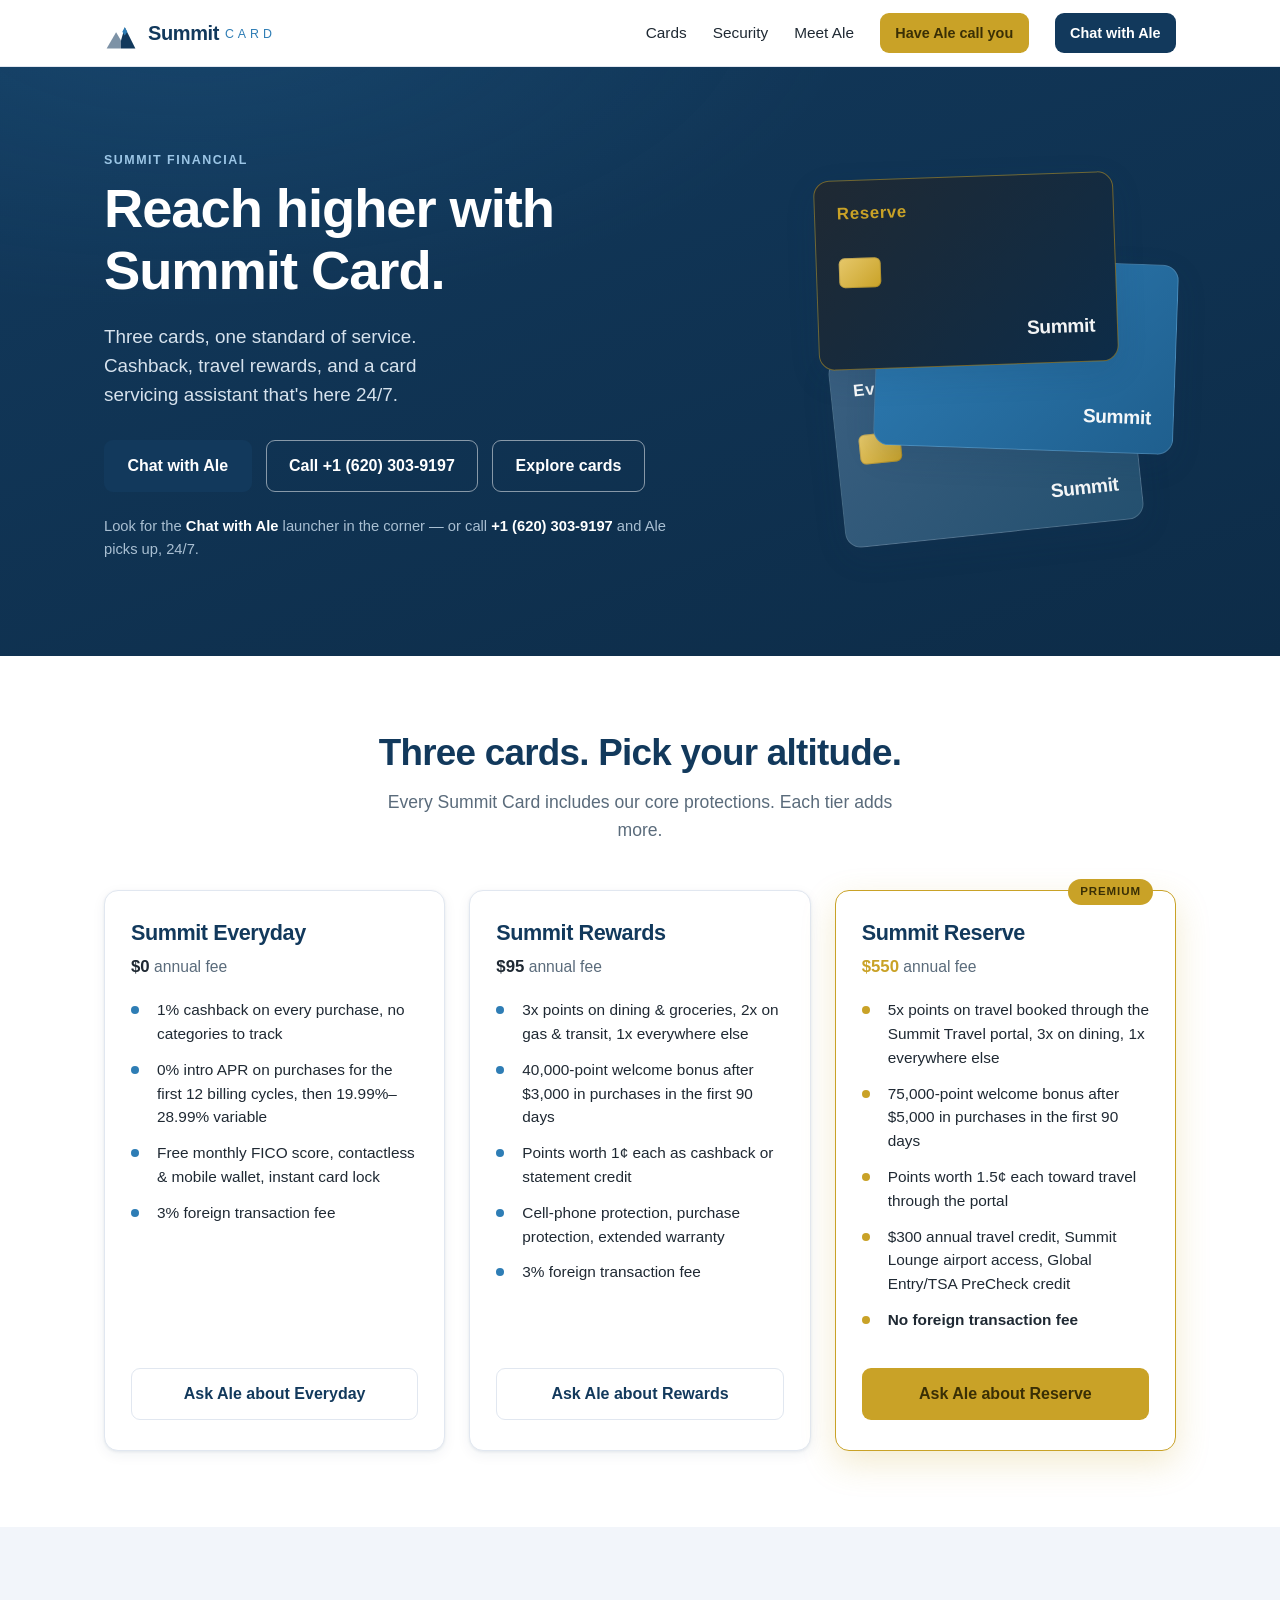
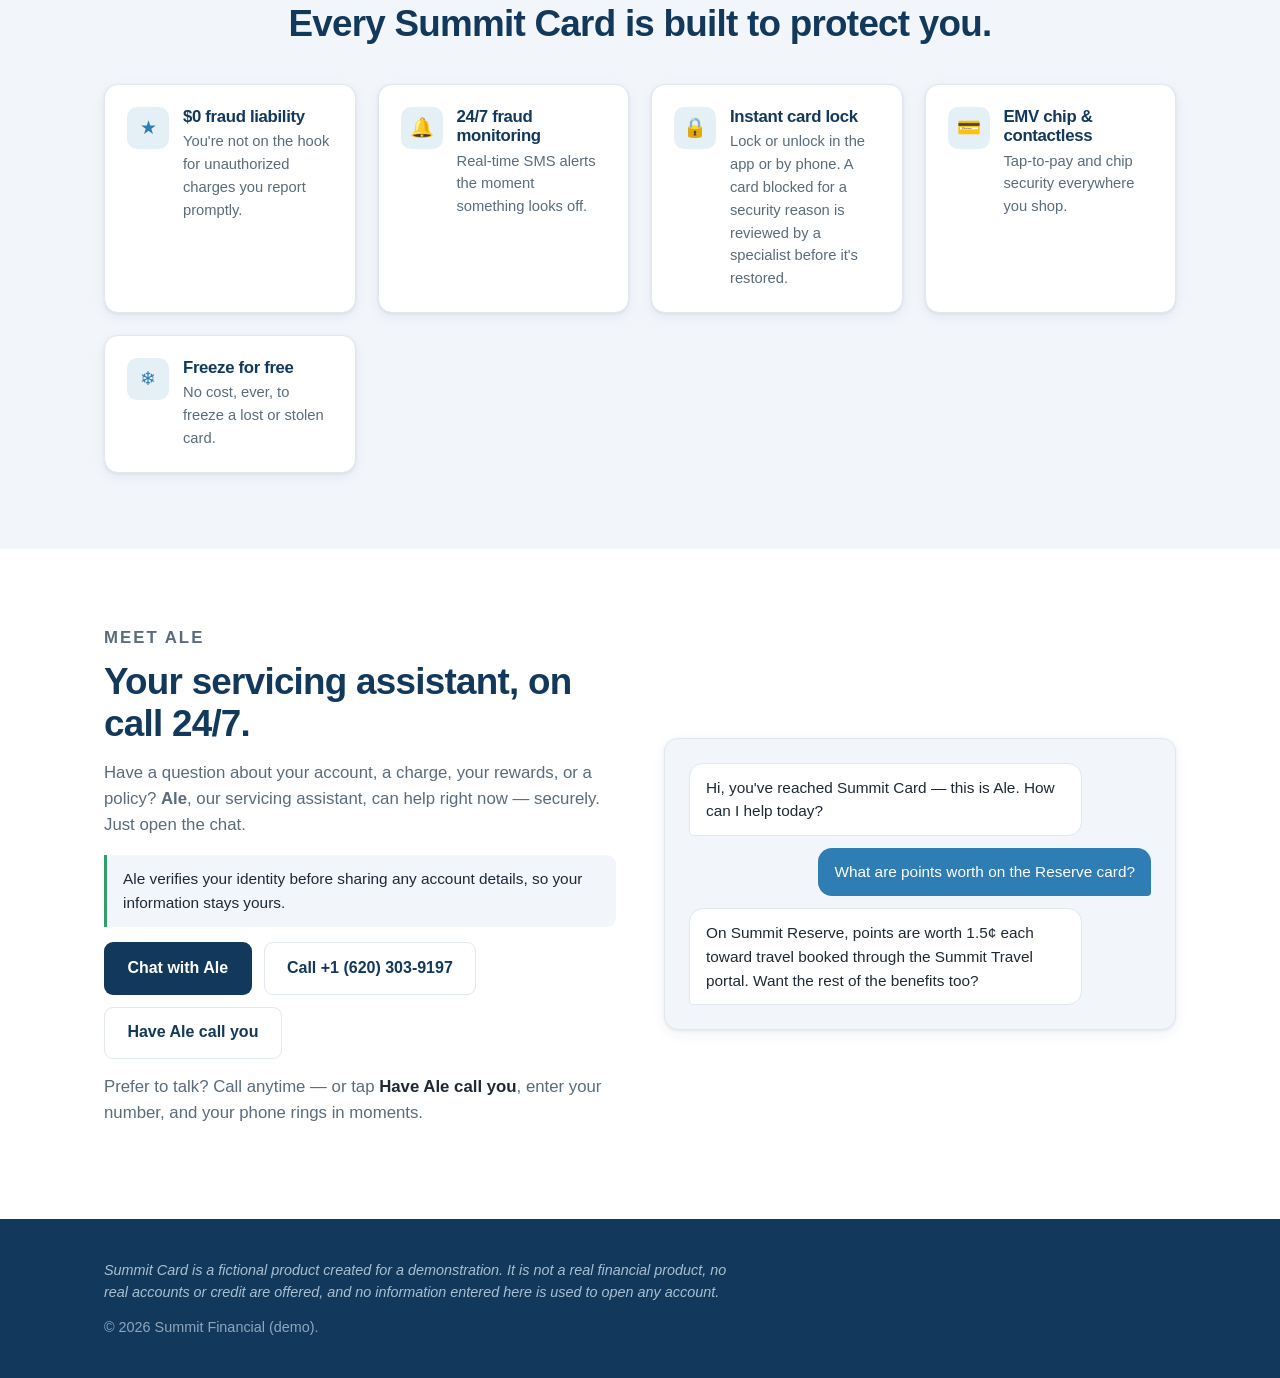
<file: index.html>
<!DOCTYPE html>
<html lang="en">
<head>
  <meta charset="UTF-8" />
  <meta name="viewport" content="width=device-width, initial-scale=1.0" />
  <title>Summit Card — Reach higher</title>
  <meta name="description" content="Summit Card: three cards, one standard of service. Cashback, travel rewards, and Ale, a card-servicing assistant that's here 24/7." />
  <link rel="preconnect" href="https://demo003.app.demo.wonderful.ai" />
  <!-- Inline mountain-mark favicon (no extra asset request) -->
  <link rel="icon" href="data:image/svg+xml,%3Csvg xmlns='http://www.w3.org/2000/svg' viewBox='0 0 168 180'%3E%3Cpath d='M84 172 L8 172 L58 86 L84 130 Z' fill='%2312395C' opacity='0.55'/%3E%3Cpath d='M84 172 L160 172 L104 60 L84 130 Z' fill='%2312395C'/%3E%3Cpath d='M104 60 L91 84 L104 103 L117 84 Z' fill='%232E7DB5'/%3E%3C/svg%3E" />
  <link rel="stylesheet" href="styles.css" />
</head>
<body>
  <!-- ============================== NAV ============================== -->
  <header class="nav">
    <div class="wrap nav__inner">
      <a class="brand" href="#top" aria-label="Summit Card home">
        <!-- Inline navy version of the mark (the PNG in /assets is the white version for the chat header). -->
        <svg class="brand__mark" width="34" height="34" viewBox="0 0 168 180" fill="none" aria-hidden="true">
          <path d="M84 172 L8 172 L58 86 L84 130 Z" fill="#12395C" opacity="0.55"/>
          <path d="M84 172 L160 172 L104 60 L84 130 Z" fill="#12395C"/>
          <path d="M104 60 L91 84 L104 103 L117 84 Z" fill="#2E7DB5"/>
        </svg>
        <span class="brand__name">Summit<span class="brand__sub">CARD</span></span>
      </a>
      <nav class="nav__links" aria-label="Primary">
        <a href="#products">Cards</a>
        <a href="#security">Security</a>
        <a href="#ale">Meet Ale</a>
        <button class="btn btn--gold btn--sm js-request-callback" type="button">Have Ale call you</button>
        <button class="btn btn--primary btn--sm js-open-chat" type="button">Chat with Ale</button>
      </nav>
    </div>
  </header>

  <main id="top">
    <!-- ============================== HERO ============================== -->
    <section class="hero">
      <div class="wrap hero__inner">
        <div class="hero__copy">
          <p class="eyebrow">Summit Financial</p>
          <h1>Reach higher with Summit Card.</h1>
          <p class="hero__sub">
            Three cards, one standard of service. Cashback, travel rewards, and a card servicing
            assistant that's here 24/7.
          </p>
          <div class="hero__cta">
            <button class="btn btn--primary js-open-chat" type="button">Chat with Ale</button>
            <a class="btn btn--ghost" href="tel:+16203039197">Call&nbsp;+1&nbsp;(620)&nbsp;303&#8209;9197</a>
            <a class="btn btn--ghost" href="#products">Explore cards</a>
          </div>
          <p class="hero__hint">
            Look for the <strong>Chat with Ale</strong> launcher in the corner — or call
            <a class="hero__tel" href="tel:+16203039197"><strong>+1 (620) 303&#8209;9197</strong></a> and Ale picks up, 24/7.
          </p>
        </div>

        <!-- Decorative stacked "cards" (pure CSS, no images) -->
        <div class="hero__cards" aria-hidden="true">
          <div class="ccard ccard--reserve">
            <span class="ccard__tier">Reserve</span>
            <span class="ccard__chip"></span>
            <span class="ccard__brand">Summit</span>
          </div>
          <div class="ccard ccard--rewards">
            <span class="ccard__tier">Rewards</span>
            <span class="ccard__chip"></span>
            <span class="ccard__brand">Summit</span>
          </div>
          <div class="ccard ccard--everyday">
            <span class="ccard__tier">Everyday</span>
            <span class="ccard__chip"></span>
            <span class="ccard__brand">Summit</span>
          </div>
        </div>
      </div>
    </section>

    <!-- ============================== PRODUCTS ============================== -->
    <section id="products" class="section">
      <div class="wrap">
        <h2 class="section__title">Three cards. Pick your altitude.</h2>
        <p class="section__lead">Every Summit Card includes our core protections. Each tier adds more.</p>

        <div class="tiers">
          <!-- Everyday -->
          <article class="tier">
            <header class="tier__head">
              <h3 class="tier__name">Summit Everyday</h3>
              <p class="tier__fee"><span class="tier__fee-amt">$0</span> annual fee</p>
            </header>
            <ul class="tier__list">
              <li>1% cashback on every purchase, no categories to track</li>
              <li>0% intro APR on purchases for the first 12 billing cycles, then 19.99%&ndash;28.99% variable</li>
              <li>Free monthly FICO score, contactless &amp; mobile wallet, instant card lock</li>
              <li>3% foreign transaction fee</li>
            </ul>
            <button class="btn btn--outline js-open-chat" type="button">Ask Ale about Everyday</button>
          </article>

          <!-- Rewards -->
          <article class="tier">
            <header class="tier__head">
              <h3 class="tier__name">Summit Rewards</h3>
              <p class="tier__fee"><span class="tier__fee-amt">$95</span> annual fee</p>
            </header>
            <ul class="tier__list">
              <li>3x points on dining &amp; groceries, 2x on gas &amp; transit, 1x everywhere else</li>
              <li>40,000-point welcome bonus after $3,000 in purchases in the first 90 days</li>
              <li>Points worth 1&cent; each as cashback or statement credit</li>
              <li>Cell-phone protection, purchase protection, extended warranty</li>
              <li>3% foreign transaction fee</li>
            </ul>
            <button class="btn btn--outline js-open-chat" type="button">Ask Ale about Rewards</button>
          </article>

          <!-- Reserve (premium) -->
          <article class="tier tier--premium">
            <span class="tier__flag">Premium</span>
            <header class="tier__head">
              <h3 class="tier__name">Summit Reserve</h3>
              <p class="tier__fee"><span class="tier__fee-amt">$550</span> annual fee</p>
            </header>
            <ul class="tier__list">
              <li>5x points on travel booked through the Summit Travel portal, 3x on dining, 1x everywhere else</li>
              <li>75,000-point welcome bonus after $5,000 in purchases in the first 90 days</li>
              <li>Points worth 1.5&cent; each toward travel through the portal</li>
              <li>$300 annual travel credit, Summit Lounge airport access, Global Entry/TSA PreCheck credit</li>
              <li><strong>No foreign transaction fee</strong></li>
            </ul>
            <button class="btn btn--gold js-open-chat" type="button">Ask Ale about Reserve</button>
          </article>
        </div>
      </div>
    </section>

    <!-- ============================== SECURITY ============================== -->
    <section id="security" class="section section--band">
      <div class="wrap">
        <h2 class="section__title">Every Summit Card is built to protect you.</h2>
        <ul class="protections">
          <li class="protection">
            <span class="protection__icon" aria-hidden="true">&#9733;</span>
            <div><h3>$0 fraud liability</h3><p>You're not on the hook for unauthorized charges you report promptly.</p></div>
          </li>
          <li class="protection">
            <span class="protection__icon" aria-hidden="true">&#128276;</span>
            <div><h3>24/7 fraud monitoring</h3><p>Real-time SMS alerts the moment something looks off.</p></div>
          </li>
          <li class="protection">
            <span class="protection__icon" aria-hidden="true">&#128274;</span>
            <div><h3>Instant card lock</h3><p>Lock or unlock in the app or by phone. A card blocked for a security reason is reviewed by a specialist before it's restored.</p></div>
          </li>
          <li class="protection">
            <span class="protection__icon" aria-hidden="true">&#128179;</span>
            <div><h3>EMV chip &amp; contactless</h3><p>Tap-to-pay and chip security everywhere you shop.</p></div>
          </li>
          <li class="protection">
            <span class="protection__icon" aria-hidden="true">&#10052;</span>
            <div><h3>Freeze for free</h3><p>No cost, ever, to freeze a lost or stolen card.</p></div>
          </li>
        </ul>
      </div>
    </section>

    <!-- ============================== MEET ALE ============================== -->
    <section id="ale" class="section">
      <div class="wrap ale">
        <div class="ale__copy">
          <p class="eyebrow">Meet Ale</p>
          <h2 class="section__title section__title--left">Your servicing assistant, on call 24/7.</h2>
          <p>
            Have a question about your account, a charge, your rewards, or a policy? <strong>Ale</strong>,
            our servicing assistant, can help right now &mdash; securely. Just open the chat.
          </p>
          <p class="ale__note">
            Ale verifies your identity before sharing any account details, so your information stays yours.
          </p>
          <div class="ale__reach">
            <button class="btn btn--primary js-open-chat" type="button">Chat with Ale</button>
            <a class="btn btn--outline" href="tel:+16203039197">Call +1 (620) 303&#8209;9197</a>
            <button class="btn btn--outline js-request-callback" type="button">Have Ale call you</button>
          </div>
          <p class="ale__reach-note">
            Prefer to talk? Call anytime — or tap <strong>Have Ale call you</strong>, enter your number,
            and your phone rings in moments.
          </p>
        </div>
        <div class="ale__panel" aria-hidden="true">
          <div class="ale__bubble ale__bubble--agent">Hi, you've reached Summit Card &mdash; this is Ale. How can I help today?</div>
          <div class="ale__bubble ale__bubble--user">What are points worth on the Reserve card?</div>
          <div class="ale__bubble ale__bubble--agent">On Summit Reserve, points are worth 1.5&cent; each toward travel booked through the Summit Travel portal. Want the rest of the benefits too?</div>
        </div>
      </div>
    </section>
  </main>

  <!-- ============================== FOOTER ============================== -->
  <footer class="footer">
    <div class="wrap footer__inner">
      <p class="footer__disclaimer">
        Summit Card is a fictional product created for a demonstration. It is not a real financial product,
        no real accounts or credit are offered, and no information entered here is used to open any account.
      </p>
      <p class="footer__copy">&copy; 2026 Summit Financial (demo).</p>
    </div>
  </footer>

  <!-- ============================== CALLBACK FORM MODAL ============================== -->
  <div class="cbmodal" id="cbmodal" hidden>
    <div class="cbmodal__backdrop" data-cb-close></div>
    <div class="cbmodal__card" role="dialog" aria-modal="true" aria-labelledby="cbmodal-title">
      <button class="cbmodal__x" type="button" data-cb-close aria-label="Close">&times;</button>
      <h3 id="cbmodal-title">Have Ale call you</h3>
      <p class="cbmodal__sub">Enter your number and Ale calls you right away — from
        <strong>+1&nbsp;(620)&nbsp;303&#8209;9197</strong>.</p>
      <form id="cbform" novalidate>
        <div class="cbmodal__row">
          <label class="cbmodal__field cbmodal__field--cc">
            <span>Country</span>
            <select id="cb-cc">
              <!-- +972 first & preselected: the demo phone is Israeli, and the number placeholder is
                   Israeli-format — defaulting to +1 paired those misleadingly. -->
              <option value="+972" selected>+972 (IL)</option>
              <option value="+1">+1 (US/CA)</option>
              <option value="+44">+44 (UK)</option>
              <option value="+49">+49 (DE)</option>
              <option value="+33">+33 (FR)</option>
              <option value="+34">+34 (ES)</option>
              <option value="+39">+39 (IT)</option>
              <option value="+61">+61 (AU)</option>
              <option value="other">Other…</option>
            </select>
          </label>
          <label class="cbmodal__field cbmodal__field--cc-other" id="cb-cc-other-wrap" hidden>
            <span>Code</span>
            <input id="cb-cc-other" type="text" inputmode="numeric" placeholder="+31" maxlength="5" />
          </label>
          <label class="cbmodal__field cbmodal__field--num">
            <span>Phone number</span>
            <input id="cb-num" type="tel" inputmode="numeric" placeholder="53 394 6449" autocomplete="tel-national" />
          </label>
        </div>
        <p class="cbmodal__hint">With or without the leading 0 — 0533946449 and 533946449 both work.
          Demo note: this places a real call.</p>
        <p class="cbmodal__err" id="cb-err" hidden></p>
        <button class="btn btn--primary cbmodal__go" type="submit">&#128222; Call me now</button>
      </form>
      <p class="cbmodal__done" id="cb-done" hidden>
        &#9989; <strong>Ale is dialing you now.</strong> Your phone should ring within a few
        moments.
      </p>
    </div>
  </div>

  <!-- ============================== ALE CHAT EMBED (BRIEF §2) ============================== -->
  <script>
  (() => {
    const s = document.createElement('script');
    s.src = 'https://demo003.app.demo.wonderful.ai/embed/wonderful-chat.js';
    s.onload = () => {
      const chat = new window.WonderfulChat({
        environment: "demo003.api.demo.wonderful.ai",
        agentId: "c86dd6b2-5302-4f20-9906-bf118a494d93",

        // Core settings
        agentName: 'Ale',
        buttonText: 'Chat with Ale',
        placeholderText: 'Ask about your card, rewards, or a policy…',
        isRTL: false,

        // Main theme colors (Summit palette — see BRIEF §3)
        primaryColor: '#12395C',
        accentColor:  '#2E7DB5',
        textColor:    '#1F2933',

        // Chat header
        headerBgColor:   '#12395C',
        headerTextColor: '#FFFFFF',

        // Message bubbles
        userBubbleColor: '#2E7DB5',
        userTextColor:   '#FFFFFF',
        agentBubbleColor:'#FFFFFF',
        agentTextColor:  '#1F2933',

        // Backgrounds
        windowBgColor:   '#FFFFFF',
        messagesBgColor: '#F2F5FA',
        inputBgColor:    '#F2F5FA',

        // Status indicators
        statusColor: '#2E9E6B',
        errorColor:  '#D64545',

        // Summit brand mark (white-on-transparent, reads on the navy header)
        logoUrl: '/assets/summit-logo.png'

        // No `metadata`: this is a public page with no known customer, and Ale runs its own
        // identity gate in-conversation. Passing fake PII would be misleading.
      });

      // Wire the on-page "Chat with Ale" buttons to open the widget. The widget's own corner
      // launcher (.wonderful-chat-button) works regardless; this just lets the hero/nav/tier CTAs
      // open it too. The embed instance exposes openChat()/toggleChat() with an isOpen flag
      // (confirmed against wonderful-chat.js); we use those and fall back to clicking the launcher.
      window.__summitOpenChat = () => {
        try {
          if (chat && !chat.isOpen && typeof chat.openChat === 'function') return chat.openChat();
          if (chat && chat.isOpen) return; // already open — leave it
          if (chat && typeof chat.toggleChat === 'function') return chat.toggleChat();
        } catch (e) { /* fall through to launcher click */ }
        const launcher = document.querySelector('.wonderful-chat-button');
        if (launcher) launcher.click();
      };

      // Callback form fallback path: sends the canonical message through the visible chat widget.
      // Only used if the headless socket below can't be opened — it necessarily pops the chat open,
      // which is exactly what the primary path avoids.
      window.__summitSendCallbackMsg = (msg) => {
        window.__summitOpenChat();
        const attempt = (left) => {
          try {
            const field = chat && chat.ui && chat.ui.inputField;
            if (field && chat.wsManager && chat.wsManager.isConnected() &&
                typeof chat.sendMessage === 'function') {
              field.value = msg;
              chat.sendMessage();
              return;
            }
            if (field && left <= 0) { field.value = msg; return; } // prefill fallback
          } catch (e) { /* keep retrying */ }
          if (left > 0) setTimeout(() => attempt(left - 1), 400);
        };
        attempt(15); // ~6s of patience for the socket
      };
    };
    document.head.appendChild(s);
  })();

  // ---- Callback form modal ----
  const cbModal = document.getElementById('cbmodal');
  const cbErr = document.getElementById('cb-err');
  const cbDone = document.getElementById('cb-done');
  const cbForm = document.getElementById('cbform');
  const ccSel = document.getElementById('cb-cc');
  const ccOtherWrap = document.getElementById('cb-cc-other-wrap');

  // Headless callback: deliver the canonical message over a short-lived DIRECT socket to Ale (the
  // same embedded-chat protocol the widget speaks; this page is an authorized origin on demo003),
  // so the visible chat never opens for a phone callback. Falls back to the widget path
  // (__summitSendCallbackMsg, which necessarily pops the chat) only if a socket can't be created.
  const CB_WS_URL = 'wss://demo003.api.demo.wonderful.ai/embedded/agents/c86dd6b2-5302-4f20-9906-bf118a494d93/chat';
  function cbPlaceHeadless(msg) {
    let ws;
    try { ws = new WebSocket(CB_WS_URL); } catch (e) { window.__summitSendCallbackMsg(msg); return; }
    let sessionId = null, sent = false;
    ws.onopen = () => ws.send(JSON.stringify({ id: 1, metadata: {} }));
    ws.onmessage = (ev) => {
      let e; try { e = JSON.parse(ev.data); } catch { return; }
      if (e.session_id && !sessionId) sessionId = e.session_id;
      if (!sent && sessionId) { // greeting is arriving -> session live; send our single turn
        sent = true;
        ws.send(JSON.stringify({
          event_id: 'cb-' + Date.now(),
          session_id: sessionId,
          speaker: 'customer',
          data: { type: 'text', text: msg },
        }));
      }
    };
    ws.onerror = () => {
      if (!sent) { sent = true; try { ws.close(); } catch (e) {} window.__summitSendCallbackMsg(msg); }
    };
    // Leave the socket up long enough for Ale to run request-callback on our turn, then hang up.
    setTimeout(() => { try { ws.close(); } catch (e) {} }, 25000);
  }

  const cbOpen = () => { cbModal.hidden = false; cbErr.hidden = true; cbDone.hidden = true; cbForm.hidden = false; document.getElementById('cb-num').focus(); };
  const cbClose = () => { cbModal.hidden = true; };
  const cbFail = (m) => { cbErr.textContent = m; cbErr.hidden = false; };

  ccSel.addEventListener('change', () => { ccOtherWrap.hidden = ccSel.value !== 'other'; });
  document.addEventListener('keydown', (e) => { if (e.key === 'Escape' && !cbModal.hidden) cbClose(); });

  cbForm.addEventListener('submit', (e) => {
    e.preventDefault();
    cbErr.hidden = true;
    let cc = ccSel.value === 'other' ? document.getElementById('cb-cc-other').value.trim() : ccSel.value;
    cc = '+' + cc.replace(/\D/g, '');
    if (cc.length < 2 || cc.length > 5) return cbFail('Please enter a valid country code, like +31.');
    let num = document.getElementById('cb-num').value.replace(/\D/g, '');
    num = num.replace(/^0+/, ''); // national prefix drops when dialing internationally
    if (!num) return cbFail('Please enter your phone number.');
    const full = cc + num;
    const digits = full.slice(1);
    if (digits.length < 8 || digits.length > 15) return cbFail('That number looks ' + (digits.length < 8 ? 'too short' : 'too long') + ' — please check it.');
    // Exact phrasing pinned by the chat-callback-form-oneshot eval — change both together.
    cbPlaceHeadless('Please call me at ' + full + '. I confirm this is my correct number - go ahead and place the call now.');
    cbForm.hidden = true;
    cbDone.hidden = false;
    setTimeout(cbClose, 6000);
  });

  // Delegate clicks from the CTA buttons.
  document.addEventListener('click', (e) => {
    if (e.target.closest('[data-cb-close]')) { e.preventDefault(); cbClose(); return; }
    const cb = e.target.closest('.js-request-callback');
    if (cb) { e.preventDefault(); cbOpen(); return; }
    const btn = e.target.closest('.js-open-chat');
    if (!btn) return;
    e.preventDefault();
    if (typeof window.__summitOpenChat === 'function') window.__summitOpenChat();
  });
  </script>
</body>
</html>
</file>
<file: styles.css>
/* ============================================================
   Summit Card — marketing landing page
   Palette + layout. Values mirror BRIEF §3 and the embed config
   so the widget reads as part of the site.
   ============================================================ */

:root {
  --summit-navy: #12395C;
  --summit-blue: #2E7DB5;
  --summit-ink:  #1F2933;
  --summit-mist: #F2F5FA;
  --summit-gold: #C9A227;
  --summit-green:#2E9E6B;
  --summit-red:  #D64545;

  --white: #FFFFFF;
  --line: #E1E7F0;
  --muted: #5A6B7B;

  --radius: 14px;
  --radius-sm: 9px;
  --shadow-sm: 0 1px 3px rgba(18, 57, 92, 0.08), 0 4px 14px rgba(18, 57, 92, 0.06);
  --shadow-md: 0 10px 30px rgba(18, 57, 92, 0.14);
  --wrap: 1120px;

  --font: "Inter", -apple-system, BlinkMacSystemFont, "Segoe UI", Roboto, Helvetica, Arial, sans-serif;
}

* { box-sizing: border-box; }

html { scroll-behavior: smooth; }

body {
  margin: 0;
  font-family: var(--font);
  color: var(--summit-ink);
  background: var(--white);
  line-height: 1.55;
  -webkit-font-smoothing: antialiased;
}

h1, h2, h3 { line-height: 1.15; margin: 0 0 0.4em; letter-spacing: -0.02em; }
p { margin: 0 0 1em; }
a { color: var(--summit-blue); text-decoration: none; }
a:hover { text-decoration: underline; }

.wrap { width: 100%; max-width: var(--wrap); margin: 0 auto; padding: 0 24px; }

.eyebrow {
  text-transform: uppercase;
  letter-spacing: 0.12em;
  font-size: 0.78rem;
  font-weight: 700;
  color: var(--summit-blue);
  margin: 0 0 0.6em;
}

/* ---------------------------- Buttons ---------------------------- */
.btn {
  display: inline-flex;
  align-items: center;
  justify-content: center;
  gap: 0.5em;
  font: inherit;
  font-weight: 600;
  padding: 0.8em 1.4em;
  border-radius: var(--radius-sm);
  border: 1.5px solid transparent;
  cursor: pointer;
  transition: transform 0.06s ease, box-shadow 0.15s ease, background 0.15s ease, color 0.15s ease;
  text-decoration: none;
  white-space: nowrap;
}
.btn:hover { text-decoration: none; }
.btn:active { transform: translateY(1px); }
.btn--sm { padding: 0.55em 1em; font-size: 0.9rem; }

.btn--primary { background: var(--summit-navy); color: var(--white); }
.btn--primary:hover { background: #0d2c48; box-shadow: var(--shadow-md); }

.btn--outline { background: transparent; color: var(--summit-navy); border-color: var(--line); }
.btn--outline:hover { border-color: var(--summit-blue); color: var(--summit-blue); }

.btn--gold { background: var(--summit-gold); color: #3a2f05; }
.btn--gold:hover { background: #b8930f; box-shadow: var(--shadow-md); }

.btn--ghost { background: transparent; color: var(--white); border-color: rgba(255,255,255,0.5); }
.btn--ghost:hover { background: rgba(255,255,255,0.12); }

/* ---------------------------- Nav ---------------------------- */
.nav {
  position: sticky;
  top: 0;
  z-index: 50;
  background: rgba(255, 255, 255, 0.92);
  backdrop-filter: saturate(160%) blur(8px);
  border-bottom: 1px solid var(--line);
}
.nav__inner { display: flex; align-items: center; justify-content: space-between; height: 66px; }
.brand { display: inline-flex; align-items: center; gap: 10px; color: var(--summit-navy); }
.brand:hover { text-decoration: none; }
.brand__mark { display: block; }
.brand__name { font-weight: 800; font-size: 1.25rem; letter-spacing: -0.02em; }
.brand__sub {
  font-weight: 500; font-size: 0.62em; letter-spacing: 0.32em;
  margin-left: 6px; color: var(--summit-blue); vertical-align: 2px;
}
.nav__links { display: flex; align-items: center; gap: 26px; }
.nav__links a { color: var(--summit-ink); font-weight: 500; font-size: 0.96rem; }
.nav__links a:hover { color: var(--summit-blue); text-decoration: none; }

/* ---------------------------- Hero ---------------------------- */
.hero {
  background:
    radial-gradient(1100px 500px at 15% -10%, rgba(46,125,181,0.18), transparent 60%),
    linear-gradient(160deg, var(--summit-navy) 0%, #0d2c48 100%);
  color: var(--white);
  padding: 84px 0 96px;
  overflow: hidden;
}
.hero__inner {
  display: grid;
  grid-template-columns: 1.1fr 0.9fr;
  gap: 48px;
  align-items: center;
}
.hero .eyebrow { color: #9CC6E6; }
.hero h1 { font-size: clamp(2.2rem, 4.6vw, 3.4rem); font-weight: 800; margin-bottom: 0.35em; }
.hero__sub { font-size: 1.18rem; color: #D6E2ED; max-width: 34ch; margin-bottom: 1.6em; }
.hero__cta { display: flex; gap: 14px; flex-wrap: wrap; margin-bottom: 1.4em; }
.hero__hint { font-size: 0.92rem; color: #A9BFD2; margin: 0; }
.hero__hint strong { color: var(--white); }

/* Stacked decorative cards */
.hero__cards { position: relative; height: 360px; }
.ccard {
  position: absolute;
  width: 300px;
  height: 190px;
  border-radius: 16px;
  box-shadow: var(--shadow-md);
  padding: 20px 22px;
  color: var(--white);
  display: flex;
  flex-direction: column;
  justify-content: space-between;
  border: 1px solid rgba(255,255,255,0.14);
}
.ccard__tier { font-weight: 700; letter-spacing: 0.04em; font-size: 1.05rem; }
.ccard__brand { font-weight: 800; letter-spacing: -0.02em; font-size: 1.2rem; align-self: flex-end; opacity: 0.95; }
.ccard__chip {
  width: 42px; height: 30px; border-radius: 6px;
  background: linear-gradient(135deg, #E6C86B, #C9A227);
  box-shadow: inset 0 0 0 1px rgba(0,0,0,0.15);
}
.ccard--everyday { background: linear-gradient(135deg, #3a5f80, #24506f); right: 40px; top: 168px; transform: rotate(-6deg); z-index: 1; }
.ccard--rewards  { background: linear-gradient(135deg, #2E7DB5, #1f5f8e); right: 0; top: 84px; transform: rotate(2deg); z-index: 2; }
.ccard--reserve  { background: linear-gradient(135deg, #1F2933, #0d2c48); right: 60px; top: 0; transform: rotate(-2deg); z-index: 3; }
.ccard--reserve .ccard__tier { color: var(--summit-gold); }
.ccard--reserve { border-color: rgba(201,162,39,0.5); }

/* ---------------------------- Sections ---------------------------- */
.section { padding: 76px 0; }
.section--band { background: var(--summit-mist); }
.section__title { font-size: clamp(1.7rem, 3vw, 2.3rem); font-weight: 800; text-align: center; color: var(--summit-navy); }
.section__title--left { text-align: left; }
.section__lead { text-align: center; color: var(--muted); font-size: 1.1rem; max-width: 52ch; margin: 0 auto 2.6em; }

/* ---------------------------- Product tiers ---------------------------- */
.tiers {
  display: grid;
  grid-template-columns: repeat(3, 1fr);
  gap: 24px;
  align-items: start;
}
.tier {
  position: relative;
  background: var(--white);
  border: 1px solid var(--line);
  border-radius: var(--radius);
  padding: 30px 26px;
  box-shadow: var(--shadow-sm);
  display: flex;
  flex-direction: column;
  height: 100%;
}
.tier--premium {
  border-color: var(--summit-gold);
  box-shadow: 0 12px 34px rgba(201, 162, 39, 0.22);
}
.tier__flag {
  position: absolute; top: -12px; right: 22px;
  background: var(--summit-gold); color: #3a2f05;
  font-size: 0.72rem; font-weight: 800; letter-spacing: 0.08em; text-transform: uppercase;
  padding: 4px 12px; border-radius: 999px;
}
.tier__head { margin-bottom: 18px; }
.tier__name { font-size: 1.35rem; font-weight: 800; color: var(--summit-navy); }
.tier__fee { color: var(--muted); margin: 0; font-size: 0.98rem; }
.tier__fee-amt { color: var(--summit-ink); font-weight: 800; font-size: 1.05rem; }
.tier--premium .tier__fee-amt { color: var(--summit-gold); }
.tier__list { list-style: none; padding: 0; margin: 0 0 24px; flex: 1; }
.tier__list li {
  position: relative;
  padding: 0 0 12px 26px;
  color: var(--summit-ink);
  font-size: 0.96rem;
}
.tier__list li::before {
  content: "";
  position: absolute; left: 0; top: 8px;
  width: 8px; height: 8px; border-radius: 50%;
  background: var(--summit-blue);
}
.tier--premium .tier__list li::before { background: var(--summit-gold); }
.tier .btn { width: 100%; }

/* ---------------------------- Security band ---------------------------- */
.protections {
  list-style: none; padding: 0; margin: 2.4em 0 0;
  display: grid;
  grid-template-columns: repeat(auto-fit, minmax(220px, 1fr));
  gap: 22px;
}
.protection {
  display: flex; gap: 14px; align-items: flex-start;
  background: var(--white);
  border: 1px solid var(--line);
  border-radius: var(--radius);
  padding: 22px;
  box-shadow: var(--shadow-sm);
}
.protection__icon {
  flex: none;
  width: 42px; height: 42px; border-radius: 10px;
  display: grid; place-items: center;
  background: rgba(46, 125, 181, 0.12);
  color: var(--summit-blue);
  font-size: 1.2rem;
}
.protection h3 { font-size: 1.05rem; color: var(--summit-navy); margin-bottom: 0.25em; }
.protection p { margin: 0; color: var(--muted); font-size: 0.92rem; }

/* ---------------------------- Meet Ale ---------------------------- */
.ale {
  display: grid;
  grid-template-columns: 1fr 1fr;
  gap: 48px;
  align-items: center;
}
.ale__copy p { color: var(--muted); font-size: 1.05rem; }
.ale__copy .ale__note {
  background: var(--summit-mist);
  border-left: 3px solid var(--summit-green);
  padding: 12px 16px; border-radius: 0 var(--radius-sm) var(--radius-sm) 0;
  color: var(--summit-ink); font-size: 0.96rem;
}
.ale__copy .btn { margin-top: 0.4em; }
.ale__panel {
  background: var(--summit-mist);
  border: 1px solid var(--line);
  border-radius: var(--radius);
  padding: 24px;
  box-shadow: var(--shadow-sm);
  display: flex; flex-direction: column; gap: 12px;
}
.ale__bubble { padding: 12px 16px; border-radius: 14px; font-size: 0.96rem; max-width: 85%; }
.ale__bubble--agent { background: var(--white); border: 1px solid var(--line); align-self: flex-start; border-bottom-left-radius: 4px; }
.ale__bubble--user { background: var(--summit-blue); color: var(--white); align-self: flex-end; border-bottom-right-radius: 4px; }

/* ---------------------------- Footer ---------------------------- */
.footer { background: var(--summit-navy); color: #C7D6E4; padding: 40px 0; }
.footer__inner { display: flex; flex-direction: column; gap: 12px; }
.footer__disclaimer { font-size: 0.9rem; max-width: 80ch; margin: 0; font-style: italic; color: #A9BFD2; }
.footer__copy { font-size: 0.9rem; margin: 0; color: #8FA6BC; }

/* ---------------------------- Responsive ---------------------------- */
@media (max-width: 900px) {
  .hero__inner { grid-template-columns: 1fr; gap: 8px; }
  .hero { padding: 64px 0 72px; }
  .hero__cards { display: none; }
  .tiers { grid-template-columns: 1fr; max-width: 460px; margin: 0 auto; }
  .ale { grid-template-columns: 1fr; gap: 28px; }
  .ale__panel { order: 2; }
}

@media (max-width: 620px) {
  .nav__links { gap: 14px; }
  .nav__links a:not(.btn) { display: none; }
  .hero h1 { font-size: 2rem; }
  .hero__sub { font-size: 1.05rem; }
  .section { padding: 56px 0; }
}

/* ============================================================
   Ways to reach Ale — call + callback CTAs (hero + Meet Ale)
   ============================================================ */
.hero__tel { color: inherit; text-decoration: none; }
.hero__tel:hover strong { color: var(--summit-blue); }

.ale__reach { display: flex; gap: 12px; flex-wrap: wrap; align-items: center; margin-top: 0.6em; }
.ale__reach .btn { margin-top: 0; white-space: nowrap; }
.ale__reach-note { font-size: 0.92rem; color: var(--muted); margin-top: 0.9em; }
.ale__reach-note strong { color: var(--summit-ink); }

@media (max-width: 560px) {
  .ale__reach { flex-direction: column; align-items: stretch; }
  .ale__reach .btn { text-align: center; }
}

/* ============================================================
   Callback form modal ("Have Ale call you")
   ============================================================ */
.cbmodal { position: fixed; inset: 0; z-index: 1000; display: flex; align-items: center; justify-content: center; }
.cbmodal[hidden] { display: none; }
.cbmodal__backdrop { position: absolute; inset: 0; background: rgba(18, 57, 92, 0.55); }
.cbmodal__card {
  position: relative; background: var(--white); border-radius: var(--radius);
  padding: 28px 26px 24px; width: min(440px, calc(100vw - 32px));
  box-shadow: 0 24px 64px rgba(18, 57, 92, 0.35);
}
.cbmodal__card h3 { margin: 0 0 6px; color: var(--summit-navy); font-size: 1.3rem; }
.cbmodal__sub { margin: 0 0 18px; color: var(--muted); font-size: 0.95rem; }
.cbmodal__x {
  position: absolute; top: 10px; right: 14px; border: 0; background: none;
  font-size: 1.6rem; line-height: 1; color: var(--muted); cursor: pointer;
}
.cbmodal__x:hover { color: var(--summit-ink); }
.cbmodal__row { display: flex; gap: 10px; }
.cbmodal__field { display: flex; flex-direction: column; gap: 4px; }
/* display:flex above beats the UA's [hidden]{display:none}, which kept the "Other…" code field
   permanently visible next to the country picker — restate hidden explicitly. */
.cbmodal__field[hidden] { display: none; }
.cbmodal__field span { font-size: 0.8rem; font-weight: 600; color: var(--summit-ink); }
.cbmodal__field select, .cbmodal__field input {
  border: 1px solid var(--line); border-radius: 8px; padding: 10px 10px;
  font-size: 1rem; background: var(--white); color: var(--summit-ink); min-width: 0;
}
.cbmodal__field select:focus, .cbmodal__field input:focus { outline: 2px solid var(--summit-blue); border-color: var(--summit-blue); }
.cbmodal__field--cc { flex: 0 0 128px; }
.cbmodal__field--cc-other { flex: 0 0 76px; }
.cbmodal__field--num { flex: 1; }
.cbmodal__hint { margin: 10px 0 0; font-size: 0.82rem; color: var(--muted); }
.cbmodal__err { margin: 10px 0 0; font-size: 0.88rem; color: var(--summit-red); font-weight: 600; }
.cbmodal__go { margin-top: 14px; width: 100%; }
.cbmodal__done { margin: 6px 0 0; color: var(--summit-ink); font-size: 0.98rem; }
@media (max-width: 480px) {
  .cbmodal__row { flex-wrap: wrap; }
  .cbmodal__field--num { flex: 1 1 100%; }
}
</file>
